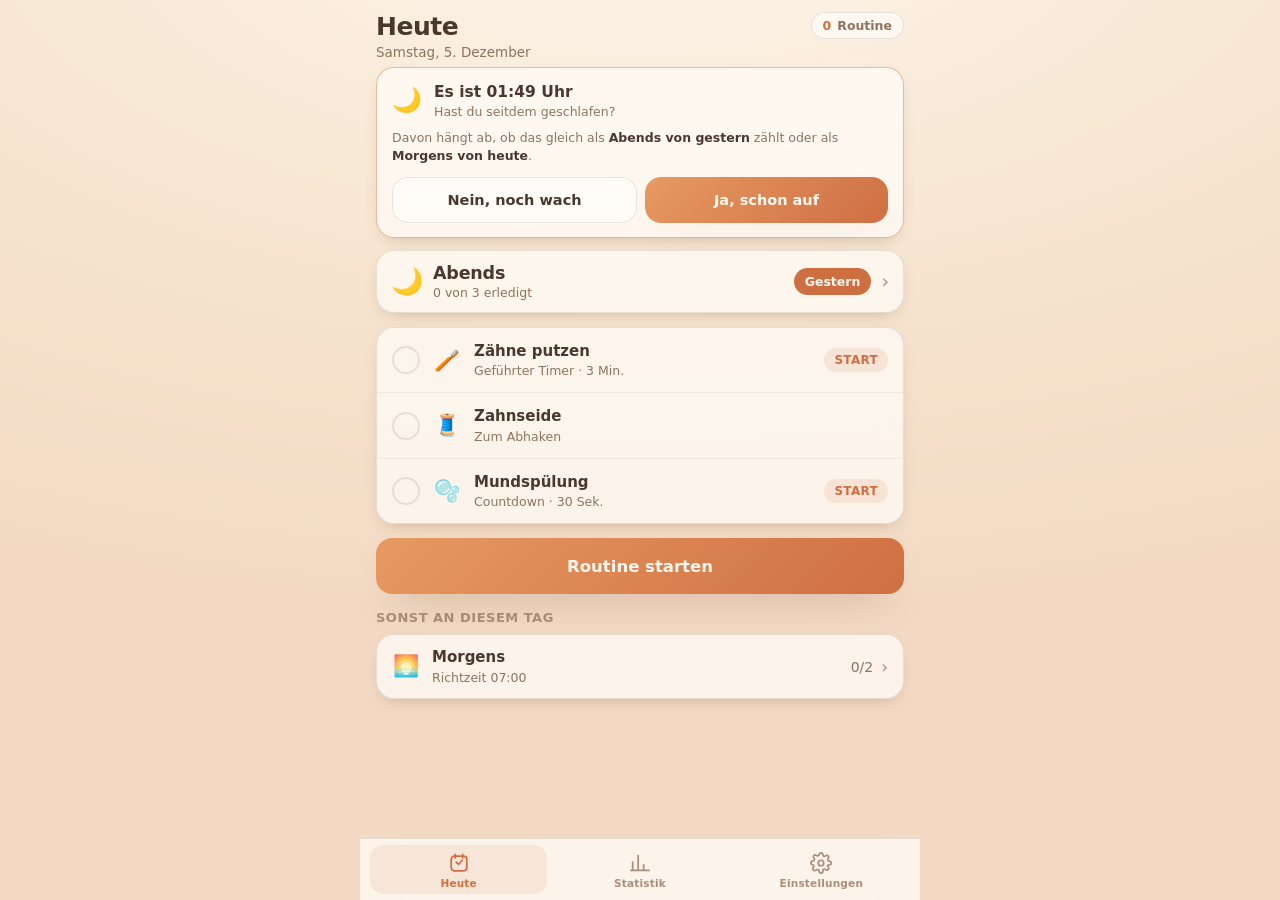
<file: index.html>
<!DOCTYPE html>
<html lang="de">
<head>
<meta charset="utf-8">
<meta name="viewport" content="width=device-width, initial-scale=1, viewport-fit=cover, maximum-scale=1, user-scalable=no">
<meta name="apple-mobile-web-app-capable" content="yes">
<meta name="mobile-web-app-capable" content="yes">
<meta name="apple-mobile-web-app-title" content="Zahnzeit">
<meta name="apple-mobile-web-app-status-bar-style" content="default">
<meta name="theme-color" content="#F7E9D8" media="(prefers-color-scheme: light)">
<meta name="theme-color" content="#231A15" media="(prefers-color-scheme: dark)">
<link rel="icon" href="data:image/svg+xml,<svg xmlns='http://www.w3.org/2000/svg' viewBox='0 0 100 100'><text y='.9em' font-size='90'>🪥</text></svg>">
<link rel="apple-touch-icon" href="icon-180.png">
<link rel="manifest" href="manifest.json">
<link rel="stylesheet" href="css/app.css">
<title>Zahnzeit</title>
</head>
<body>

<div class="app">
  <div class="pages">
    <section class="page on" id="pg-today"  aria-label="Heute"></section>
    <section class="page"    id="pg-stats"  aria-label="Statistik"></section>
    <section class="page"    id="pg-set"    aria-label="Einstellungen"></section>
  </div>

  <nav class="tabs" id="tabs">
    <button class="tab on" data-page="today" aria-label="Heute">
      <svg viewBox="0 0 24 24"><path d="M9 11l2.5 2.5L15.5 9"/><rect x="3.5" y="4.5" width="17" height="16" rx="3.5"/><path d="M8 2.5v4M16 2.5v4"/></svg>
      Heute
    </button>
    <button class="tab" data-page="stats" aria-label="Statistik">
      <svg viewBox="0 0 24 24"><path d="M4 20V11M10 20V4M16 20v-6M22 20H2"/></svg>
      Statistik
    </button>
    <button class="tab" data-page="set" aria-label="Einstellungen">
      <svg viewBox="0 0 24 24"><circle cx="12" cy="12" r="3"/><path d="M19.4 14.5a1.7 1.7 0 00.34 1.87l.06.06a2 2 0 11-2.83 2.83l-.06-.06a1.7 1.7 0 00-1.87-.34 1.7 1.7 0 00-1.03 1.56V21a2 2 0 11-4 0v-.1A1.7 1.7 0 008.4 19.3a1.7 1.7 0 00-1.87.34l-.06.06a2 2 0 11-2.83-2.83l.06-.06a1.7 1.7 0 00.34-1.87 1.7 1.7 0 00-1.56-1.03H3a2 2 0 110-4h.1A1.7 1.7 0 004.7 8.4a1.7 1.7 0 00-.34-1.87l-.06-.06a2 2 0 112.83-2.83l.06.06a1.7 1.7 0 001.87.34H9a1.7 1.7 0 001.03-1.56V3a2 2 0 114 0v.1a1.7 1.7 0 001.03 1.56 1.7 1.7 0 001.87-.34l.06-.06a2 2 0 112.83 2.83l-.06.06a1.7 1.7 0 00-.34 1.87V9a1.7 1.7 0 001.56 1.03H21a2 2 0 110 4h-.1a1.7 1.7 0 00-1.5 1.03z"/></svg>
      Einstellungen
    </button>
  </nav>
</div>

<!-- ===================== Der Routine-Ablauf =====================
     Eine einzige Vollbild-Ansicht mit vier Bühnen. Sie bleibt offen,
     bis alle Schritte des Blocks durch sind. -->
<div class="runview" id="run">

  <div class="tv-head">
    <button class="icon-btn" id="runClose" aria-label="Ablauf verlassen">✕</button>
    <div class="who" id="runWho"></div>
    <button class="icon-btn" id="runSound" aria-label="Ton an/aus">🔔</button>
  </div>

  <!-- Schrittkette: zeigt, wo man im Ablauf steht, und ist antippbar -->
  <div class="runbar" id="runBar"></div>

  <!-- Bühne 1: geführtes Putzen mit Kiefermodell -->
  <div class="rstage" id="rsKai">
    <div class="timer">
      <div class="time" id="time">3:00</div>
      <div class="phase">
        <span class="num" id="phaseNum">1/6</span>
        <span id="phaseName">Kauflächen</span>
        <span class="sub" id="phaseSub">· oben</span>
      </div>
    </div>
    <div class="segs" id="segs"></div>
    <div class="stage">
      <canvas id="scene"></canvas>
      <div class="loading" id="loading">Modell lädt …</div>
      <div class="fallback" id="fallback">
        3D lässt sich hier nicht darstellen.<br><a href="zahn-2d.html">Zur 2D-Ansicht</a>
      </div>
    </div>
    <div class="hint" id="hint"></div>
  </div>

  <!-- Bühne 2: einfacher Countdown -->
  <div class="rstage" id="rsTimer">
    <div class="mini">
      <div class="glyph" id="mvGlyph">🫧</div>
      <div class="ringbig">
        <svg viewBox="0 0 100 100">
          <circle class="track" cx="50" cy="50" r="43"/>
          <circle class="bar" id="mvBar" cx="50" cy="50" r="43"
                  stroke-dasharray="270.2 270.2"/>
        </svg>
        <div class="mid" id="mvNum">30</div>
      </div>
      <div class="steptitle" id="mvName"></div>
      <div class="hint" id="mvHint"></div>
    </div>
  </div>

  <!-- Bühne 3: nur abhaken -->
  <div class="rstage" id="rsCheck">
    <div class="mini">
      <div class="glyph big" id="ckGlyph">🧵</div>
      <div class="steptitle" id="ckName"></div>
      <div class="hint" id="ckHint"></div>
    </div>
  </div>

  <!-- Bühne 4: geschafft -->
  <div class="rstage" id="rsDone">
    <div class="mini">
      <div class="glyph big" id="dnGlyph">🎉</div>
      <div class="donetitle" id="dnTitle">Durch!</div>
      <div class="hint" id="dnText"></div>
    </div>
  </div>

  <canvas class="confetti" id="confetti"></canvas>

  <div class="controls">
    <button class="btn" id="runAux" aria-label="Zurücksetzen">↺</button>
    <button class="btn btn-primary" id="runMain">Starten</button>
    <button class="btn" id="runSkip" aria-label="Weiter">↦</button>
  </div>
</div>

<div class="sheet" id="sheet">
  <div class="scrim" data-close></div>
  <div class="panel" id="sheetPanel"></div>
</div>

<div class="toast" id="toast"></div>

<script type="module" src="js/app.js"></script>
<script>
/* Sicherheitsnetz: per Doppelklick (file://) blockiert der Browser ES-Module */
setTimeout(() => {
  if (window.__zz) return;
  document.querySelector('.app').innerHTML =
    '<div style="padding:40px 22px;text-align:center;font-size:14.5px;line-height:1.6">' +
    '<div style="font-size:40px;margin-bottom:12px">🪥</div>' +
    'Zahnzeit konnte nicht starten.<br>Bitte über einen Webserver öffnen ' +
    '(GitHub&nbsp;Pages oder <code>python3&nbsp;-m&nbsp;http.server</code>) – ' +
    'beim Doppelklick blockiert der Browser ES-Module.<br><br>' +
    '<a href="zahn-2d.html" style="color:#CE6F42">Zur einfachen 2D-Ansicht</a></div>';
}, 2500);
</script>
</body>
</html>
</file>
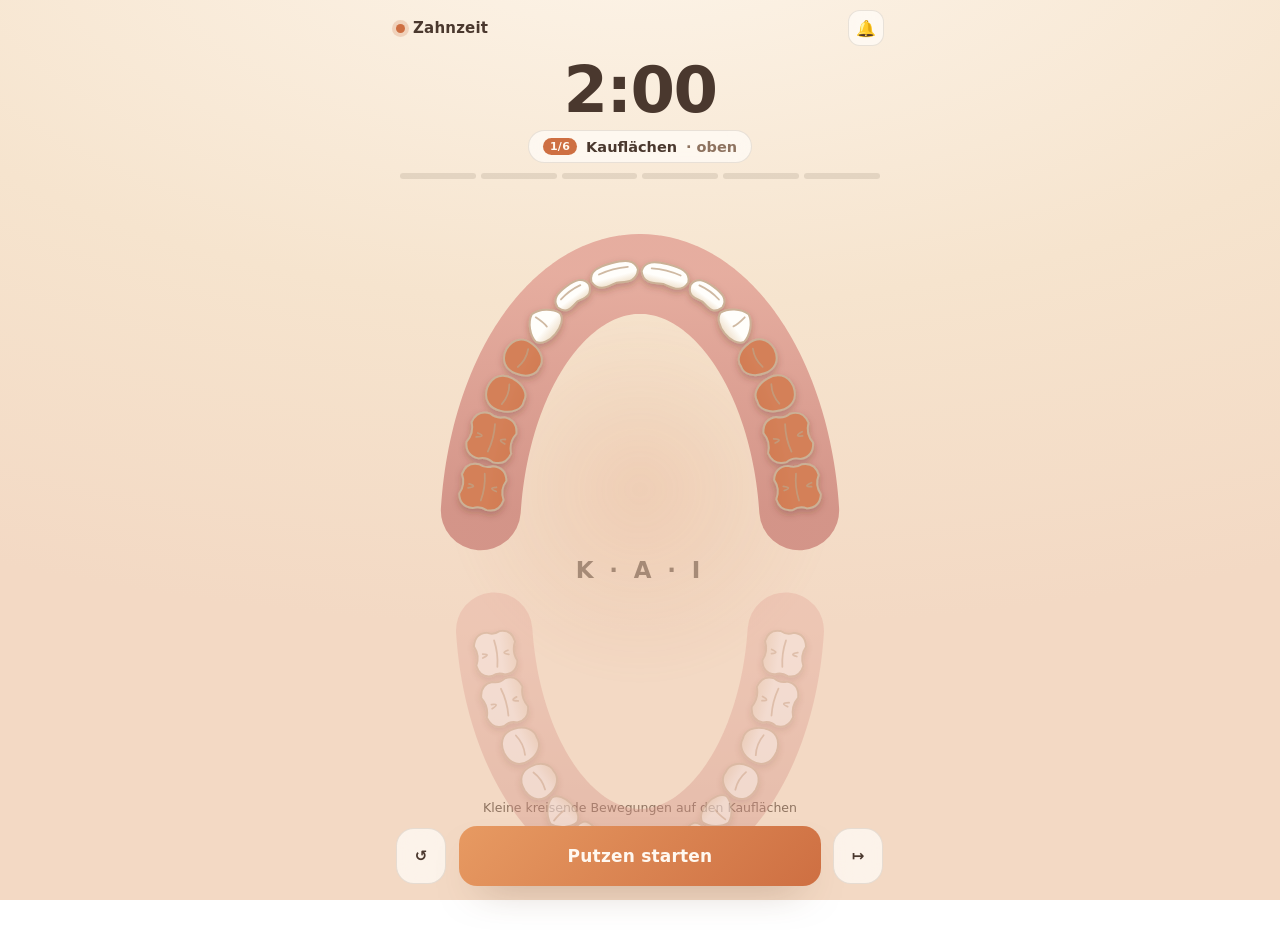
<file: zahn-2d.html>
<!DOCTYPE html>
<html lang="de">
<head>
<meta charset="utf-8">
<meta name="viewport" content="width=device-width, initial-scale=1, viewport-fit=cover, maximum-scale=1, user-scalable=no">
<meta name="apple-mobile-web-app-capable" content="yes">
<meta name="mobile-web-app-capable" content="yes">
<meta name="apple-mobile-web-app-title" content="Zahnzeit">
<meta name="apple-mobile-web-app-status-bar-style" content="default">
<meta name="theme-color" content="#F7E9D8" media="(prefers-color-scheme: light)">
<meta name="theme-color" content="#231A15" media="(prefers-color-scheme: dark)">
<link rel="icon" href="data:image/svg+xml,<svg xmlns='http://www.w3.org/2000/svg' viewBox='0 0 100 100'><text y='.9em' font-size='90'>🪥</text></svg>">
<title>Zahnzeit</title>
<style>
  :root{
    --bg-1:#FDF5EA; --bg-2:#F6E4CE; --bg-3:#F3D9C4;
    --surface:rgba(255,253,248,.72);
    --ink:#4A382E;
    --ink-soft:#8E7360;
    --line:rgba(74,56,46,.12);
    --accent:#CE6F42;
    --accent-2:#E79A62;
    --accent-ink:#FFF8F0;
    --tooth-a:#FFFEFB;
    --tooth-b:#F0E1CC;
    --tooth-edge:#CBB196;
    --groove:#BFA184;
    --gum-a:#E4A79A;
    --gum-b:#D08D82;
    --shadow:0 18px 40px -22px rgba(101,63,38,.55);
  }
  @media (prefers-color-scheme: dark){
    :root:not([data-theme="light"]){
      --bg-1:#2A1E18; --bg-2:#20160F; --bg-3:#180F0B;
      --surface:rgba(62,45,36,.6);
      --ink:#F6E8D9;
      --ink-soft:#BBA18B;
      --line:rgba(246,232,217,.14);
      --accent:#E8946A;
      --accent-2:#F0B084;
      --accent-ink:#2A1A11;
      --tooth-a:#FBF5EC;
      --tooth-b:#D9C5AC;
      --tooth-edge:#A38A6F;
      --groove:#9A7F66;
      --gum-a:#A0625A;
      --gum-b:#834E48;
      --shadow:0 18px 44px -24px rgba(0,0,0,.8);
    }
  }
  :root[data-theme="dark"]{
      --bg-1:#2A1E18; --bg-2:#20160F; --bg-3:#180F0B;
      --surface:rgba(62,45,36,.6);
      --ink:#F6E8D9; --ink-soft:#BBA18B; --line:rgba(246,232,217,.14);
      --accent:#E8946A; --accent-2:#F0B084; --accent-ink:#2A1A11;
      --tooth-a:#FBF5EC; --tooth-b:#D9C5AC; --tooth-edge:#A38A6F; --groove:#9A7F66;
      --gum-a:#A0625A; --gum-b:#834E48;
      --shadow:0 18px 44px -24px rgba(0,0,0,.8);
  }

  *{box-sizing:border-box;-webkit-tap-highlight-color:transparent}
  html,body{height:100%}
  body{
    margin:0;
    font-family:ui-rounded,"SF Pro Rounded",-apple-system,BlinkMacSystemFont,"Segoe UI",Avenir,system-ui,sans-serif;
    color:var(--ink);
    background:radial-gradient(120% 80% at 50% -10%, var(--bg-1) 0%, var(--bg-2) 55%, var(--bg-3) 100%) fixed;
    -webkit-font-smoothing:antialiased;
    overflow:hidden; touch-action:manipulation;
    user-select:none; -webkit-user-select:none;
  }
  .app{
    height:100dvh; max-width:520px; margin:0 auto;
    padding:calc(env(safe-area-inset-top) + 10px) 16px calc(env(safe-area-inset-bottom) + 14px);
    display:flex; flex-direction:column; gap:10px;
  }

  header{display:flex;align-items:center;justify-content:space-between;min-height:34px}
  .brand{display:flex;align-items:center;gap:8px;font-size:15px;font-weight:650;letter-spacing:.2px}
  .brand .dot{width:9px;height:9px;border-radius:50%;background:var(--accent);box-shadow:0 0 0 4px color-mix(in srgb, var(--accent) 22%, transparent)}
  .icon-btn{
    border:1px solid var(--line); background:var(--surface); color:var(--ink-soft);
    width:36px;height:36px;border-radius:12px;display:grid;place-items:center;
    font-size:16px;cursor:pointer;backdrop-filter:blur(8px);
  }
  .icon-btn:active{transform:scale(.94)}

  .timer{text-align:center;padding-top:2px}
  .time{font-size:clamp(46px,15vw,64px);font-weight:700;line-height:1;letter-spacing:-1.5px;
        font-variant-numeric:tabular-nums}
  .time.done{color:var(--accent)}
  .phase{
    margin-top:8px; display:inline-flex; align-items:center; gap:9px;
    padding:7px 14px; border-radius:999px; background:var(--surface); border:1px solid var(--line);
    backdrop-filter:blur(10px); font-size:14.5px; font-weight:600;
  }
  .phase .num{font-size:11px;font-weight:700;color:var(--accent-ink);background:var(--accent);
              border-radius:999px;padding:2px 7px;letter-spacing:.3px}
  .phase .sub{color:var(--ink-soft);font-weight:550}

  .segs{display:flex;gap:5px;padding:0 4px}
  .seg{flex:1;height:6px;border-radius:999px;background:var(--line);overflow:hidden}
  .seg > i{display:block;height:100%;width:0;border-radius:999px;
           background:linear-gradient(90deg,var(--accent-2),var(--accent));transition:width .12s linear}

  .stage{flex:1;min-height:0;display:grid;place-items:center;position:relative}
  .stage::before{
    content:"";position:absolute;width:82%;aspect-ratio:1;border-radius:50%;
    background:radial-gradient(circle, color-mix(in srgb, var(--accent) 14%, transparent) 0%, transparent 68%);
    filter:blur(8px);animation:breathe 6s ease-in-out infinite;
  }
  @keyframes breathe{0%,100%{transform:scale(1);opacity:.65}50%{transform:scale(1.06);opacity:.95}}
  svg#mouth{width:100%;height:100%;position:relative;display:block;overflow:visible}

  .arch,#gumUpper,#gumLower{transition:opacity .45s ease}
  .dim{opacity:.42}
  .gum{fill:none;stroke:url(#gumGrad);stroke-linecap:round;stroke-linejoin:round;opacity:.9}
  .tooth-fill{fill:url(#toothGrad)}
  .tooth-line{fill:none;stroke:var(--tooth-edge);stroke-width:.55;stroke-linejoin:round}
  .groove{fill:none;stroke:var(--groove);stroke-width:.5;stroke-linecap:round;opacity:.75}
  .face{fill:var(--accent);opacity:0;transition:opacity .3s ease}
  .halo{fill:none;stroke:var(--accent);stroke-linecap:round;opacity:0;transition:opacity .35s ease}
  .halo.on{opacity:.34;animation:haloPulse 1.6s ease-in-out infinite}
  @keyframes haloPulse{0%,100%{opacity:.2}50%{opacity:.45}}
  .face.on{opacity:.88;animation:facePulse 1.6s ease-in-out infinite}
  @keyframes facePulse{0%,100%{opacity:.58}50%{opacity:.95}}
  #brush{opacity:0;transition:opacity .35s ease}
  #brush.on{opacity:1}
  .label{fill:var(--ink-soft);font-size:6.5px;font-weight:600;letter-spacing:1.1px;
         text-anchor:middle;opacity:.75;font-family:inherit}

  .controls{display:flex;align-items:center;justify-content:center;gap:12px}
  button{font-family:inherit}
  .btn{
    border:1px solid var(--line);background:var(--surface);color:var(--ink);
    height:56px;padding:0 18px;border-radius:18px;font-size:15px;font-weight:600;
    cursor:pointer;backdrop-filter:blur(10px);display:flex;align-items:center;gap:7px;
    transition:transform .12s ease, opacity .2s ease;
  }
  .btn:active{transform:scale(.96)}
  .btn-primary{
    flex:1;justify-content:center;height:60px;border:none;
    background:linear-gradient(135deg,var(--accent-2),var(--accent));
    color:var(--accent-ink);font-size:17px;font-weight:700;letter-spacing:.2px;box-shadow:var(--shadow);
  }
  .hint{text-align:center;font-size:12.5px;color:var(--ink-soft);min-height:16px}
</style>
</head>
<body>
<div class="app">

  <header>
    <div class="brand"><span class="dot"></span> Zahnzeit</div>
    <button class="icon-btn" id="soundBtn" aria-label="Ton an/aus">🔔</button>
  </header>

  <div class="timer">
    <div class="time" id="time">2:00</div>
    <div class="phase">
      <span class="num" id="phaseNum">1/6</span>
      <span id="phaseName">Kauflächen</span>
      <span class="sub" id="phaseSub">· oben</span>
    </div>
  </div>

  <div class="segs" id="segs"></div>

  <div class="stage">
    <svg id="mouth" viewBox="-70 -90 140 200" aria-hidden="true">
      <defs>
        <linearGradient id="toothGrad" x1="0" y1="0" x2="0" y2="1">
          <stop offset="0%"   stop-color="var(--tooth-a)"/>
          <stop offset="62%"  stop-color="var(--tooth-a)"/>
          <stop offset="100%" stop-color="var(--tooth-b)"/>
        </linearGradient>
        <linearGradient id="gumGrad" x1="0" y1="0" x2="0" y2="1">
          <stop offset="0%"   stop-color="var(--gum-a)"/>
          <stop offset="100%" stop-color="var(--gum-b)"/>
        </linearGradient>
        <filter id="soft" x="-80%" y="-80%" width="260%" height="260%">
          <feGaussianBlur stdDeviation="2.4"/>
        </filter>
        <filter id="lift" x="-30%" y="-30%" width="160%" height="160%">
          <feDropShadow dx="0" dy="0.9" stdDeviation="1.1" flood-color="#5A3320" flood-opacity=".28"/>
        </filter>
      </defs>

      <g id="world">
        <g id="gumUpper"></g>
        <g id="gumLower"></g>
        <g id="archUpper" class="arch"></g>
        <g id="archLower" class="arch"></g>
        <text class="label" id="gapLabel" x="0" y="0">K · A · I</text>
      </g>

      <g id="brush">
        <rect x="-11" y="-5" width="22" height="10" rx="5" fill="var(--accent-2)" opacity=".5" filter="url(#soft)"/>
        <rect x="-9" y="-3.2" width="18" height="6.4" rx="3.2" fill="var(--accent-2)" opacity=".8"/>
      </g>
    </svg>
  </div>

  <div class="hint" id="hint">20 Sekunden pro Fläche · 2 Minuten gesamt</div>

  <div class="controls">
    <button class="btn" id="resetBtn" aria-label="Zurücksetzen">↺</button>
    <button class="btn btn-primary" id="mainBtn">Putzen starten</button>
    <button class="btn" id="skipBtn" aria-label="Nächste Fläche">↦</button>
  </div>

</div>

<script>
(() => {
  "use strict";

  /* ======================= Ablauf: KAI, je oben & unten ======================= */
  const PHASE_SEC = 20;
  const PHASES = [
    { s:'kau',    a:'upper' }, { s:'kau',    a:'lower' },
    { s:'aussen', a:'upper' }, { s:'aussen', a:'lower' },
    { s:'innen',  a:'upper' }, { s:'innen',  a:'lower' },
  ];
  const S_NAME = { kau:'Kauflächen', aussen:'Außenflächen', innen:'Innenflächen' };
  const A_NAME = { upper:'oben', lower:'unten' };
  const TIPS = {
    kau:    'Kleine kreisende Bewegungen auf den Kauflächen',
    aussen: 'Außen kreisen – vom Zahnfleisch zum Zahn',
    innen:  'Innen sanft auswischen, Rot nach Weiß'
  };
  const TOTAL_MS = PHASES.length * PHASE_SEC * 1000;

  /* ======================= Zahnformen =======================
     Lokales System je Zahn:  x = mesial/distal (seitlich),
                              -y = außen (bukkal/labial), +y = innen (lingual)   */
  const n = v => (Math.round(v*100)/100);
  const P = (x,y) => n(x)+','+n(y);

  function toothPath(kind, w, h){
    const W = w/2, H = h/2;
    switch(kind){
      /* Schneidezahn: flache Schneide außen, leicht konkav (Cingulum) innen */
      case 'incisor':
        return 'M'+P(-W,-H*0.05)
             + 'C'+P(-W*0.99,-H*0.85)+' '+P(-W*0.55,-H)+' '+P(0,-H)
             + 'C'+P(W*0.55,-H)+' '+P(W*0.99,-H*0.85)+' '+P(W,-H*0.05)
             + 'C'+P(W*0.8,H*0.95)+' '+P(W*0.3,H*0.55)+' '+P(0,H*0.5)
             + 'C'+P(-W*0.3,H*0.55)+' '+P(-W*0.8,H*0.95)+' '+P(-W,-H*0.05)+'Z';
      /* Eckzahn: Spitze nach außen, kräftiger Körper */
      case 'canine':
        return 'M'+P(-W,H*0.18)
             + 'C'+P(-W*0.95,-H*0.3)+' '+P(-W*0.5,-H*0.88)+' '+P(0,-H)
             + 'C'+P(W*0.5,-H*0.88)+' '+P(W*0.95,-H*0.3)+' '+P(W,H*0.18)
             + 'C'+P(W*0.82,H*0.92)+' '+P(-W*0.82,H*0.92)+' '+P(-W,H*0.18)+'Z';
      /* Prämolar: ovaler Körper, zwei Höcker */
      case 'premolar':
        return 'M'+P(0,-H)
             + 'C'+P(W*0.72,-H*0.97)+' '+P(W*0.99,-H*0.5)+' '+P(W*0.9,H*0.02)
             + 'C'+P(W*0.82,H*0.6)+' '+P(W*0.42,H*0.97)+' '+P(0,H*0.9)
             + 'C'+P(-W*0.42,H*0.97)+' '+P(-W*0.82,H*0.6)+' '+P(-W*0.9,H*0.02)
             + 'C'+P(-W*0.99,-H*0.5)+' '+P(-W*0.72,-H*0.97)+' '+P(0,-H)+'Z';
      /* Molar: rechteckiger Körper mit vier Höckerbäuchen */
      default:
        return 'M'+P(-W*0.42,-H*0.96)
             + 'Q'+P(0,-H*0.74)+' '+P(W*0.42,-H*0.96)
             + 'Q'+P(W*0.98,-H*0.86)+' '+P(W*0.95,-H*0.3)
             + 'Q'+P(W*0.8,0)+' '+P(W*0.95,H*0.3)
             + 'Q'+P(W*0.98,H*0.86)+' '+P(W*0.42,H*0.96)
             + 'Q'+P(0,H*0.74)+' '+P(-W*0.42,H*0.96)
             + 'Q'+P(-W*0.98,H*0.86)+' '+P(-W*0.95,H*0.3)
             + 'Q'+P(-W*0.8,0)+' '+P(-W*0.95,-H*0.3)
             + 'Q'+P(-W*0.98,-H*0.86)+' '+P(-W*0.42,-H*0.96)+'Z';
    }
  }

  function groovePath(kind, w, h){
    const W = w/2, H = h/2;
    if (kind === 'molar')
      return 'M'+P(-W*0.58,0)+'Q'+P(0,H*0.12)+' '+P(W*0.58,0)
           + 'M'+P(-W*0.12,-H*0.62)+'Q'+P(0,-H*0.2)+' '+P(W*0.05,-H*0.6)
           + 'M'+P(-W*0.1,H*0.6)+'Q'+P(0,H*0.2)+' '+P(W*0.08,H*0.58);
    if (kind === 'premolar')
      return 'M'+P(-W*0.55,-H*0.05)+'Q'+P(0,H*0.14)+' '+P(W*0.55,-H*0.05);
    if (kind === 'canine')
      return 'M'+P(0,-H*0.72)+'Q'+P(W*0.06,-H*0.2)+' '+P(0,H*0.1);
    return 'M'+P(-W*0.62,-H*0.42)+'Q'+P(0,-H*0.62)+' '+P(W*0.62,-H*0.42);
  }

  /* ======================= Bogen-Geometrie ======================= */
  const KIND = ['incisor','incisor','canine','premolar','premolar','molar','molar'];
  const DIMS = {
    upper:{ w:[13.6,11.0,10.6,10.6,10.8,13.8,13.2], h:[7.6,7.0,10.0,11.2,11.6,13.6,13.2] },
    lower:{ w:[ 8.6, 9.4,10.0,10.6,11.0,13.6,13.0], h:[6.6,6.8, 9.4,10.4,10.8,12.6,12.2] }
  };
  const BASE  = { rx:100, ry:165 };
  const SPAN  = { upper:[186,354], lower:[174,6] };
  const T_GAP = 0.65;     // Zahnzwischenraum
  const Y_GAP = 34;       // Abstand Ober-/Unterkiefer
  const NT = 14;

  let seed = 20260919;
  const rnd = () => { seed = (seed*1103515245 + 12345) & 0x7fffffff; return seed/0x7fffffff; };

  function arcTable(rx, ry, a0deg, a1deg){
    const steps = 1400, A0 = a0deg*Math.PI/180, A1 = a1deg*Math.PI/180, t = [{th:A0, s:0}];
    let px = rx*Math.cos(A0), py = ry*Math.sin(A0), s = 0;
    for (let i=1;i<=steps;i++){
      const th = A0 + (A1-A0)*i/steps, x = rx*Math.cos(th), y = ry*Math.sin(th);
      s += Math.hypot(x-px, y-py); px = x; py = y; t.push({th, s});
    }
    return t;
  }
  function thetaAt(t, s){
    s = Math.max(0, Math.min(t[t.length-1].s, s));
    let lo = 0, hi = t.length-1;
    while (hi - lo > 1){ const m = (lo+hi) >> 1; if (t[m].s <= s) lo = m; else hi = m; }
    const a = t[lo], b = t[hi], k = (b.s - a.s) ? (s - a.s)/(b.s - a.s) : 0;
    return a.th + (b.th - a.th)*k;
  }

  const ARCH = {};
  function layout(name){
    const D = DIMS[name], [a0,a1] = SPAN[name];
    const ws = [], hs = [], kinds = [];
    for (let i=0;i<NT;i++){
      const k = Math.round(Math.abs(i-(NT-1)/2) - 0.5);
      ws.push(D.w[k]); hs.push(D.h[k]); kinds.push(KIND[k]);
    }
    const need = ws.reduce((a,b)=>a+b,0) + T_GAP*(NT-1);
    const base = arcTable(BASE.rx, BASE.ry, a0, a1);
    const f  = need / base[base.length-1].s;
    const rx = BASE.rx*f, ry = BASE.ry*f;
    const tbl = arcTable(rx, ry, a0, a1);
    const A = { rx, ry, cx:0, cy:0, a0, a1, tbl, len:tbl[tbl.length-1].s, ws, hs, kinds };
    ARCH[name] = A;
    return A;
  }
  const AU = layout('upper'), AL = layout('lower');
  /* Kiefer vertikal so setzen, dass zwischen den Bogenenden Y_GAP bleibt */
  const endU = Math.sin(SPAN.upper[0]*Math.PI/180);   // negativ
  const endL = Math.sin(SPAN.lower[0]*Math.PI/180);   // positiv
  AU.cy = 0;
  AL.cy = AU.cy + endU*AU.ry + Y_GAP - endL*AL.ry;

  function atArc(A, u, offset){
    const th = thetaAt(A.tbl, u*A.len);
    let dx = Math.cos(th)/A.rx, dy = Math.sin(th)/A.ry;
    const L = Math.hypot(dx,dy); dx/=L; dy/=L;
    return { x: A.cx + A.rx*Math.cos(th) + dx*offset,
             y: A.cy + A.ry*Math.sin(th) + dy*offset,
             rot: Math.atan2(dy,dx)*180/Math.PI + 90 };
  }

  /* ======================= Rendering ======================= */
  let clipId = 0;
  function renderArch(name){
    const A = ARCH[name];
    let out = '', s = 0;
    for (let i=0;i<NT;i++){
      const w = A.ws[i], h = A.hs[i], kind = A.kinds[i];
      const p = atArc(A, (s + w/2)/A.len, (rnd()-0.5)*0.7);
      s += w + T_GAP;
      const rot = p.rot + (rnd()-0.5)*4.5;
      const d   = toothPath(kind, w, h);
      const id  = 'tc' + (++clipId);
      const H   = h/2, back = (kind === 'molar' || kind === 'premolar');

      out += '<g transform="translate('+n(p.x)+','+n(p.y)+') rotate('+n(rot)+')">'
           +  '<clipPath id="'+id+'"><path d="'+d+'"/></clipPath>'
           +  '<path class="tooth-fill" d="'+d+'"/>'
           +  (back ? '<path class="face f-kau" d="'+d+'"/>' : '')
           +  '<g clip-path="url(#'+id+')">'
           +    '<rect class="face f-aussen" x="'+n(-w)+'" y="'+n(-H-1)+'" width="'+n(2*w)+'" height="'+n(H*0.64+1)+'"/>'
           +    '<rect class="face f-innen"  x="'+n(-w)+'" y="'+n(H*0.36)+'" width="'+n(2*w)+'" height="'+n(H*0.64+1)+'"/>'
           +  '</g>'
           +  '<path class="groove" d="'+groovePath(kind,w,h)+'"/>'
           +  '<path class="tooth-line" d="'+d+'"/>'
           + '</g>';
    }
    return out;
  }

  function archPath(A, offset){
    const pts = [];
    for (let i=0;i<=90;i++){
      const q = atArc(A, i/90, offset);
      pts.push((i ? 'L' : 'M') + P(q.x, q.y));
    }
    return pts.join('');
  }
  function renderGum(name){
    const A = ARCH[name], hMax = Math.max(...A.hs), off = hMax/2 + 3.4;
    return '<path class="gum" stroke-width="'+n(hMax+9)+'" d="'+archPath(A,0)+'"/>'
         + '<path class="halo f-aussen" stroke-width="5.5" d="'+archPath(A, off)+'"/>'
         + '<path class="halo f-innen"  stroke-width="5.5" d="'+archPath(A,-off)+'"/>';
  }

  const $ = s => document.querySelector(s);
  const elUpper = $('#archUpper'), elLower = $('#archLower'), brush = $('#brush');
  const gumUpper = $('#gumUpper'), gumLower = $('#gumLower');
  gumUpper.innerHTML = renderGum('upper');
  gumLower.innerHTML = renderGum('lower');
  elUpper.innerHTML = renderArch('upper');
  elLower.innerHTML = renderArch('lower');
  elUpper.setAttribute('filter','url(#lift)');
  elLower.setAttribute('filter','url(#lift)');

  /* Mittiges Label zwischen die Kiefer + Bildausschnitt aus dem Inhalt ableiten */
  $('#gapLabel').setAttribute('y', n(AU.cy + endU*AU.ry + Y_GAP/2 + 2));
  (() => {
    const bb = $('#world').getBBox();
    const pad = Math.max(...AU.hs)/2 + 7;
    $('#mouth').setAttribute('viewBox',
      [n(bb.x-pad), n(bb.y-pad), n(bb.width+2*pad), n(bb.height+2*pad)].join(' '));
  })();

  /* Fortschrittsbalken */
  const segs = [];
  PHASES.forEach(() => {
    const d = document.createElement('div'); d.className = 'seg';
    const i = document.createElement('i'); d.appendChild(i);
    $('#segs').appendChild(d); segs.push(i);
  });

  /* ======================= Zustand ======================= */
  let elapsed = 0, running = false, startWall = 0, lastPhase = -1, wakeLock = null;
  let sound = localStorage.getItem('zz-sound') !== 'off';
  $('#soundBtn').textContent = sound ? '🔔' : '🔕';

  /* ======================= Ton ======================= */
  let actx = null;
  function beep(freq, when=0, dur=0.16, gain=0.16){
    if (!sound || !actx) return;
    const t = actx.currentTime + when;
    const o = actx.createOscillator(), g = actx.createGain();
    o.type = 'sine'; o.frequency.value = freq;
    g.gain.setValueAtTime(0.0001, t);
    g.gain.exponentialRampToValueAtTime(gain, t + 0.02);
    g.gain.exponentialRampToValueAtTime(0.0001, t + dur);
    o.connect(g).connect(actx.destination);
    o.start(t); o.stop(t + dur + 0.05);
  }
  function initAudio(){
    if (!actx){ const C = window.AudioContext || window.webkitAudioContext; if (C) actx = new C(); }
    if (actx && actx.state === 'suspended') actx.resume();
  }
  const cueSwitch = () => { beep(660,0); beep(880,0.13); };
  const cueDone   = () => { beep(660,0); beep(880,0.16); beep(1175,0.32,0.45,0.2); };

  /* ======================= Bildschirm wach halten ======================= */
  async function lockScreen(){
    try { if ('wakeLock' in navigator && !wakeLock) wakeLock = await navigator.wakeLock.request('screen'); } catch(e){}
  }
  function unlockScreen(){ try { wakeLock && wakeLock.release(); } catch(e){} wakeLock = null; }
  document.addEventListener('visibilitychange', () => {
    if (document.visibilityState === 'visible' && running) lockScreen();
  });

  /* ======================= Darstellung ======================= */
  const fmt = ms => {
    const s = Math.max(0, Math.ceil(ms/1000));
    return Math.floor(s/60) + ':' + String(s%60).padStart(2,'0');
  };

  function applyPhase(idx){
    const done = idx >= PHASES.length;
    const p = PHASES[Math.min(idx, PHASES.length-1)];
    document.querySelectorAll('.on').forEach(e => e.classList.remove('on'));
    [elUpper, elLower, gumUpper, gumLower].forEach(e => e.classList.remove('dim'));

    if (done){
      document.querySelectorAll('.face.f-aussen').forEach(e => e.classList.add('on'));
      brush.classList.remove('on');
      $('#phaseNum').textContent = '✓';
      $('#phaseName').textContent = 'Fertig';
      $('#phaseSub').textContent = '· alle Flächen geputzt';
      $('#hint').textContent = 'Stark – zum Abschluss ausspucken, nicht nachspülen.';
      $('#gapLabel').textContent = 'SAUBER';
      return;
    }
    const up = p.a === 'upper';
    (up ? [elLower, gumLower] : [elUpper, gumUpper]).forEach(e => e.classList.add('dim'));
    (up ? [elUpper, gumUpper] : [elLower, gumLower])
      .forEach(g => g.querySelectorAll('.f-' + p.s).forEach(e => e.classList.add('on')));

    $('#phaseNum').textContent = (idx+1) + '/' + PHASES.length;
    $('#phaseName').textContent = S_NAME[p.s];
    $('#phaseSub').textContent = '· ' + A_NAME[p.a];
    $('#hint').textContent = TIPS[p.s];
    $('#gapLabel').textContent = 'K · A · I';
  }

  function moveBrush(idx, prog){
    if (idx >= PHASES.length) return;
    const p = PHASES[idx], A = ARCH[p.a], hMax = Math.max(...A.hs);
    let u, offset;
    if (p.s === 'kau'){
      offset = 0;
      const half = prog < 0.5 ? prog*2 : (prog-0.5)*2;
      const tri  = half < 0.5 ? half*2 : 2 - half*2;
      u = (prog < 0.5) ? 0.02 + 0.26*tri : 0.72 + 0.26*tri;   // erst links hinten, dann rechts
    } else {
      offset = (p.s === 'aussen' ? 1 : -1) * (hMax/2 + 3.4);
      u = prog < 0.5 ? prog*2 : 2 - prog*2;
    }
    const q = atArc(A, u, offset);
    brush.setAttribute('transform','translate('+n(q.x)+','+n(q.y)+') rotate('+n(q.rot)+')');
    brush.classList.toggle('on', running);
  }

  function render(){
    if (running) elapsed = Math.min(TOTAL_MS, Date.now() - startWall);
    const idx  = Math.min(PHASES.length, Math.floor(elapsed / (PHASE_SEC*1000)));
    const prog = (elapsed % (PHASE_SEC*1000)) / (PHASE_SEC*1000);

    $('#time').textContent = fmt(TOTAL_MS - elapsed);
    $('#time').classList.toggle('done', elapsed >= TOTAL_MS);
    segs.forEach((el,i) => { el.style.width = (i < idx ? 100 : i === idx ? prog*100 : 0) + '%'; });

    if (idx !== lastPhase){
      if (running && lastPhase >= 0) (idx >= PHASES.length ? cueDone() : cueSwitch());
      applyPhase(idx); lastPhase = idx;
    }
    moveBrush(idx, prog);
    if (running && elapsed >= TOTAL_MS) pause(true);
    if (running) requestAnimationFrame(render);
  }

  /* ======================= Steuerung ======================= */
  function start(){
    initAudio();
    if (elapsed >= TOTAL_MS) elapsed = 0;
    startWall = Date.now() - elapsed;
    running = true;
    $('#mainBtn').textContent = 'Pause';
    brush.classList.add('on');
    lockScreen();
    requestAnimationFrame(render);
  }
  function pause(finished=false){
    running = false;
    $('#mainBtn').textContent = finished ? 'Nochmal' : 'Weiter';
    brush.classList.remove('on');
    unlockScreen(); render();
  }
  function reset(){
    running = false; elapsed = 0; lastPhase = -1;
    $('#mainBtn').textContent = 'Putzen starten';
    brush.classList.remove('on');
    unlockScreen(); render();
  }
  function skip(){
    const idx = Math.floor(elapsed / (PHASE_SEC*1000));
    elapsed = Math.min(TOTAL_MS, (idx+1) * PHASE_SEC*1000);
    if (running) startWall = Date.now() - elapsed;
    render();
  }

  $('#mainBtn').addEventListener('click', () => running ? pause() : start());
  $('#resetBtn').addEventListener('click', reset);
  $('#skipBtn').addEventListener('click', () => { initAudio(); skip(); });
  $('#soundBtn').addEventListener('click', () => {
    sound = !sound;
    localStorage.setItem('zz-sound', sound ? 'on' : 'off');
    $('#soundBtn').textContent = sound ? '🔔' : '🔕';
    if (sound){ initAudio(); beep(880,0,0.12); }
  });

  reset();
})();
</script>
</body>
</html>
</file>
<file: css/app.css>
/* =====================================================================
   app.css — ein Satz Farbtoken auf :root, für Dunkelmodus neu belegt.
   Der Dunkelmodus folgt dem System, kann aber über [data-theme] auf dem
   <html>-Element fest auf hell oder dunkel gestellt werden.

   Die beiden Diagrammfarben (--c1/--c2) sind nicht frei gewählt: sie sind
   gegen die jeweilige Hintergrundfläche auf Helligkeitsband, Sättigung,
   Farbenblindheits-Abstand und Kontrast geprüft.
   ===================================================================== */

:root{
  --bg-1:#FDF5EA; --bg-2:#F6E4CE; --bg-3:#F3D9C4;
  --surface:rgba(255,253,248,.72);
  --surface-2:rgba(255,253,248,.45);
  --ink:#4A382E; --ink-soft:#8E7360; --ink-dim:#A98F7B;
  --line:rgba(74,56,46,.12); --line-2:rgba(74,56,46,.07);
  --accent:#CE6F42; --accent-2:#E79A62; --accent-ink:#FFF8F0;
  --shadow:0 18px 40px -22px rgba(101,63,38,.55);
  --shadow-s:0 6px 18px -10px rgba(101,63,38,.45);
  --good:#4F8A5B; --warn:#C2892B;
  --c1:#C8622F; --c2:#00897B;              /* geprüftes Diagramm-Paar, hell */
  --grid:rgba(74,56,46,.10);
  --heat-0:rgba(74,56,46,.07);
  --heat-1:#F3DCC6; --heat-2:#E9BB94; --heat-3:#D9915C; --heat-4:#C8622F;
}
@media (prefers-color-scheme: dark){
  :root:not([data-theme="light"]){
    --bg-1:#2A1E18; --bg-2:#20160F; --bg-3:#180F0B;
    --surface:rgba(62,45,36,.6);
    --surface-2:rgba(62,45,36,.34);
    --ink:#F6E8D9; --ink-soft:#BBA18B; --ink-dim:#957D69;
    --line:rgba(246,232,217,.14); --line-2:rgba(246,232,217,.08);
    --accent:#E8946A; --accent-2:#F0B084; --accent-ink:#2A1A11;
    --shadow:0 18px 44px -24px rgba(0,0,0,.8);
    --shadow-s:0 8px 20px -12px rgba(0,0,0,.7);
    --good:#6FB07C; --warn:#DDA94C;
    --c1:#CE6B36; --c2:#00A08D;            /* geprüftes Diagramm-Paar, dunkel */
    --grid:rgba(246,232,217,.10);
    --heat-0:rgba(246,232,217,.07);
    --heat-1:#503528; --heat-2:#7A4A2C; --heat-3:#A55A2E; --heat-4:#CE6B36;
  }
}
:root[data-theme="dark"]{
  --bg-1:#2A1E18; --bg-2:#20160F; --bg-3:#180F0B;
  --surface:rgba(62,45,36,.6); --surface-2:rgba(62,45,36,.34);
  --ink:#F6E8D9; --ink-soft:#BBA18B; --ink-dim:#957D69;
  --line:rgba(246,232,217,.14); --line-2:rgba(246,232,217,.08);
  --accent:#E8946A; --accent-2:#F0B084; --accent-ink:#2A1A11;
  --shadow:0 18px 44px -24px rgba(0,0,0,.8);
  --shadow-s:0 8px 20px -12px rgba(0,0,0,.7);
  --good:#6FB07C; --warn:#DDA94C;
  --c1:#CE6B36; --c2:#00A08D;
  --grid:rgba(246,232,217,.10);
  --heat-0:rgba(246,232,217,.07);
  --heat-1:#503528; --heat-2:#7A4A2C; --heat-3:#A55A2E; --heat-4:#CE6B36;
}

*{box-sizing:border-box;-webkit-tap-highlight-color:transparent}
html,body{height:100%}
body{
  margin:0;
  font-family:ui-rounded,"SF Pro Rounded",-apple-system,BlinkMacSystemFont,"Segoe UI",Avenir,system-ui,sans-serif;
  color:var(--ink);
  background:radial-gradient(120% 80% at 50% -10%, var(--bg-1) 0%, var(--bg-2) 55%, var(--bg-3) 100%) fixed;
  -webkit-font-smoothing:antialiased; overflow:hidden; touch-action:manipulation;
  user-select:none; -webkit-user-select:none;
}
button,input,select,textarea{font-family:inherit;color:inherit}

/* ============================ Gerüst ============================ */
.app{
  height:100dvh; max-width:560px; margin:0 auto;
  display:flex; flex-direction:column; overflow:hidden;
}
.pages{flex:1; min-height:0; position:relative}
.page{
  /* Waagrecht wird nie gescrollt. Ohne das erbt overflow-x den Wert `auto`,
     sobald overflow-y gesetzt ist — ein einziges überstehendes Element (etwa
     eine Hover-Beschriftung) macht die ganze Seite seitlich wischbar, ohne
     dass dort etwas zu sehen wäre. Was wirklich seitlich scrollt, bringt
     seinen eigenen Rahmen mit (.heat). */
  position:absolute; inset:0; overflow-y:auto; overflow-x:hidden;
  overscroll-behavior:contain; -webkit-overflow-scrolling:touch;
  padding:calc(env(safe-area-inset-top) + 12px) 16px 20px;
  opacity:0; pointer-events:none; transform:translateY(6px); visibility:hidden;
  transition:opacity .22s ease, transform .22s ease, visibility 0s linear .22s;
}
.page.on{opacity:1; pointer-events:auto; transform:none; visibility:visible;
         transition:opacity .22s ease, transform .22s ease, visibility 0s}

/* ---------------------------- Tableiste --------------------------- */
.tabs{
  display:flex; gap:4px; padding:6px 10px calc(env(safe-area-inset-bottom) + 6px);
  border-top:1px solid var(--line); background:var(--surface);
  backdrop-filter:blur(18px); -webkit-backdrop-filter:blur(18px); flex:none;
}
.tab{
  flex:1; border:0; background:none; color:var(--ink-dim); cursor:pointer;
  display:flex; flex-direction:column; align-items:center; gap:3px;
  padding:7px 0 5px; border-radius:14px; font-size:10.5px; font-weight:600;
  letter-spacing:.2px; transition:color .18s ease, background .18s ease;
}
.tab svg{width:22px;height:22px;stroke:currentColor;fill:none;
         stroke-width:1.9;stroke-linecap:round;stroke-linejoin:round}
.tab.on{color:var(--accent); background:color-mix(in srgb, var(--accent) 10%, transparent)}
.tab:active{transform:scale(.95)}

/* =========================== Bausteine =========================== */
h1{font-size:25px; font-weight:750; letter-spacing:-.5px; margin:0 0 2px}
h2{font-size:13px; font-weight:700; letter-spacing:.5px; text-transform:uppercase;
   color:var(--ink-dim); margin:22px 0 9px}
h2:first-of-type{margin-top:16px}
p{margin:0}
.sub{font-size:13.5px; color:var(--ink-soft); line-height:1.45}

.card{
  background:var(--surface); border:1px solid var(--line); border-radius:18px;
  backdrop-filter:blur(10px); -webkit-backdrop-filter:blur(10px);
  padding:14px 15px; box-shadow:var(--shadow-s);
}
.card + .card{margin-top:10px}
.rows{background:var(--surface); border:1px solid var(--line); border-radius:18px;
      overflow:hidden; backdrop-filter:blur(10px); box-shadow:var(--shadow-s)}
.row{display:flex; align-items:center; gap:12px; padding:13px 15px; min-height:54px;
     border-top:1px solid var(--line-2); background:none; width:100%; text-align:left;
     border-left:0; border-right:0; border-bottom:0; font-size:15px; cursor:default}
.row:first-child{border-top:0}
button.row, .row.tap{cursor:pointer}
button.row:active, .row.tap:active{background:var(--surface-2)}
/* Zweizeilige Beschriftung — gilt für Listenzeilen wie für Routineschritte */
.lbl{flex:1; min-width:0}
.lbl b{display:block; font-weight:600; font-size:15px; overflow:hidden;
       text-overflow:ellipsis; white-space:nowrap; line-height:1.3}
.lbl small{display:block; color:var(--ink-soft); font-size:12.5px; margin-top:2px;
           overflow:hidden; text-overflow:ellipsis; white-space:nowrap}
.lbl.wrap small{white-space:normal; overflow:visible; line-height:1.4}
.row .val{color:var(--ink-soft); font-size:14px; font-variant-numeric:tabular-nums}
.row .chev{color:var(--ink-dim); font-size:17px; margin-left:-4px}
.emoji{font-size:21px; width:28px; text-align:center; flex:none; line-height:1}

.btn{
  border:1px solid var(--line); background:var(--surface); color:var(--ink);
  height:50px; padding:0 18px; border-radius:16px; font-size:15px; font-weight:600;
  cursor:pointer; backdrop-filter:blur(10px); display:inline-flex; align-items:center;
  justify-content:center; gap:7px; transition:transform .12s ease;
}
.btn:active{transform:scale(.96)}
.btn[disabled]{opacity:.4; pointer-events:none}
.btn-primary{
  border:none; background:linear-gradient(135deg,var(--accent-2),var(--accent));
  color:var(--accent-ink); font-weight:700; box-shadow:var(--shadow);
}
.btn-wide{width:100%; height:56px; font-size:16.5px}
.btn-quiet{background:none; border-color:transparent; color:var(--ink-soft); height:44px}
.btn-danger{color:#C0392B; border-color:color-mix(in srgb,#C0392B 24%,transparent)}
:root[data-theme="dark"] .btn-danger, :root:not([data-theme="light"]) .btn-danger{color:#E8735F}

.icon-btn{border:1px solid var(--line); background:var(--surface); color:var(--ink-soft);
          width:38px; height:38px; border-radius:13px; display:grid; place-items:center;
          font-size:16px; cursor:pointer; backdrop-filter:blur(8px); flex:none}
.icon-btn:active{transform:scale(.94)}

.pill{display:inline-flex; align-items:center; gap:6px; padding:5px 11px; border-radius:999px;
      background:var(--surface); border:1px solid var(--line); font-size:12.5px; font-weight:600}
.topbar{display:flex; align-items:flex-start; justify-content:space-between; gap:12px; margin-bottom:4px}

/* Schalter */
.sw{position:relative; width:50px; height:30px; flex:none; cursor:pointer}
.sw input{position:absolute; opacity:0; width:100%; height:100%; margin:0; cursor:pointer}
.sw i{position:absolute; inset:0; border-radius:999px; background:var(--line);
      transition:background .2s ease; pointer-events:none}
.sw i::after{content:""; position:absolute; top:3px; left:3px; width:24px; height:24px;
             border-radius:50%; background:#fff; box-shadow:0 2px 5px rgba(0,0,0,.25);
             transition:transform .2s ease}
.sw input:checked + i{background:var(--accent)}
.sw input:checked + i::after{transform:translateX(20px)}

/* Stepper */
.stepper{display:flex; align-items:center; gap:2px; flex:none}
.stepper button{width:34px; height:34px; border-radius:11px; border:1px solid var(--line);
                background:var(--surface-2); color:var(--ink); font-size:18px; cursor:pointer;
                display:grid; place-items:center; line-height:1}
.stepper button:active{transform:scale(.92)}
.stepper .v{min-width:62px; text-align:center; font-weight:650; font-size:15px;
            font-variant-numeric:tabular-nums}

input[type=text], input[type=number], input[type=date], select{
  background:var(--surface-2); border:1px solid var(--line); color:var(--ink);
  border-radius:12px; padding:10px 12px; font-size:15px; width:100%;
  -webkit-appearance:none; appearance:none;
}
input:focus, select:focus{outline:2px solid color-mix(in srgb,var(--accent) 45%,transparent); outline-offset:1px}
input[type=range]{-webkit-appearance:none; appearance:none; background:none; width:100%; height:28px}
input[type=range]::-webkit-slider-runnable-track{height:6px; border-radius:999px; background:var(--line)}
input[type=range]::-webkit-slider-thumb{-webkit-appearance:none; width:26px; height:26px; margin-top:-10px;
  border-radius:50%; background:var(--accent); box-shadow:0 2px 8px -2px rgba(0,0,0,.45); cursor:pointer}

/* ============================= Heute ============================= */
.blockpick{
  display:flex; align-items:center; gap:10px; width:100%; padding:12px 14px;
  border-radius:18px; border:1px solid var(--line); background:var(--surface);
  backdrop-filter:blur(10px); cursor:pointer; box-shadow:var(--shadow-s); text-align:left;
  margin-bottom:14px;
}
.blockpick:active{transform:scale(.99)}
.blockpick .big{font-size:26px; line-height:1; flex:none}
.blockpick .txt{flex:1; min-width:0}
.blockpick .txt b{display:block; font-size:17.5px; font-weight:700; letter-spacing:-.2px}
.blockpick .txt small{display:block; font-size:12.5px; color:var(--ink-soft); margin-top:2px;
                      overflow:hidden; text-overflow:ellipsis; white-space:nowrap}
.blockpick .chev{color:var(--ink-dim); font-size:19px; flex:none}
/* Der Tag als eigener Chip. Ist er nicht der heutige, wird er hervorgehoben —
   sonst trägt man nachts um drei versehentlich auf den falschen Tag ein. */
.daytag{flex:none; font-size:12.5px; font-weight:700; padding:5px 10px; border-radius:999px;
        background:var(--surface-2); color:var(--ink-soft); border:1px solid var(--line)}
.daytag.past{background:var(--accent); color:var(--accent-ink); border-color:transparent}
.backauto{display:block; width:100%; margin:-8px 0 14px; padding:8px; border:0; background:none;
          color:var(--ink-dim); font-size:12.5px; font-weight:600; cursor:pointer;
          text-decoration:underline; text-underline-offset:3px}

/* Rückfrage-Karten („Hast du geschlafen?", „… ist offen") */
.ask{border-radius:18px; padding:14px 15px; margin-bottom:12px;
     background:var(--surface); border:1.5px solid color-mix(in srgb,var(--accent) 45%,transparent);
     box-shadow:var(--shadow-s); backdrop-filter:blur(10px)}
.ask.warn{border-color:color-mix(in srgb,var(--warn) 55%,transparent)}
.ask-top{display:flex; align-items:center; gap:12px}
.ask-icon{font-size:24px; line-height:1; flex:none; width:30px; text-align:center}
.ask .lbl b{font-size:15.5px; font-weight:700; white-space:normal}
.ask .lbl small{white-space:normal; overflow:visible}
.ask-note{margin:10px 0 0; font-size:12.5px; line-height:1.45; color:var(--ink-soft)}
.ask-note b{color:var(--ink); font-weight:650}
.ask-btns{display:flex; gap:8px; margin-top:12px}
.ask-btns .btn{flex:1; height:46px; font-size:14.5px}

.step{
  display:flex; align-items:center; gap:13px; width:100%; padding:14px 15px;
  border-top:1px solid var(--line-2); background:none; border-left:0; border-right:0;
  border-bottom:0; text-align:left; cursor:pointer; min-height:62px;
}
.step:first-child{border-top:0}
.step:active{background:var(--surface-2)}
.step .tick{
  width:28px; height:28px; border-radius:50%; border:2px solid var(--line); flex:none;
  display:grid; place-items:center; font-size:14px; color:transparent;
  transition:background .18s ease, border-color .18s ease, color .18s ease;
}
.step.done .tick{background:var(--accent); border-color:var(--accent); color:var(--accent-ink)}
.step.done .lbl b{color:var(--ink-soft); text-decoration:line-through;
                  text-decoration-color:var(--ink-dim); text-decoration-thickness:1.5px}
.step .go{font-size:12px; font-weight:700; color:var(--accent); letter-spacing:.3px;
          padding:5px 10px; border-radius:999px;
          background:color-mix(in srgb,var(--accent) 12%,transparent)}
.step.done .go{display:none}

.daynav{display:flex; align-items:center; gap:8px; margin-bottom:10px}
.daynav .t{flex:1; text-align:center; font-size:13.5px; font-weight:650; color:var(--ink-soft)}

.empty{text-align:center; padding:26px 14px; color:var(--ink-soft); font-size:14px; line-height:1.5}
.empty .big{font-size:34px; display:block; margin-bottom:8px; opacity:.75}

/* ============================ Statistik =========================== */
.hero{display:flex; align-items:center; gap:18px; padding:18px 16px}
.ring{width:104px; height:104px; flex:none; position:relative}
.ring svg{width:100%; height:100%; transform:rotate(-90deg)}
.ring .track{fill:none; stroke:var(--line); stroke-width:9}
.ring .bar{fill:none; stroke:url(#ringgrad); stroke-width:9; stroke-linecap:round;
           transition:stroke-dasharray .7s cubic-bezier(.4,0,.2,1)}
.ring .num{position:absolute; inset:0; display:grid; place-items:center;
           font-size:30px; font-weight:750; letter-spacing:-1px; font-variant-numeric:tabular-nums}
.hero .side{flex:1; min-width:0}
.hero .side .cap{font-size:12px; font-weight:700; letter-spacing:.5px;
                 text-transform:uppercase; color:var(--ink-dim)}
.hero .side .headline{font-size:16px; font-weight:650; margin:3px 0 7px; line-height:1.3}
.trend{display:inline-flex; align-items:center; gap:5px; font-size:12.5px; font-weight:650;
       padding:3px 9px; border-radius:999px; background:var(--surface-2); color:var(--ink-soft)}
.trend.up{color:var(--good)} .trend.down{color:var(--warn)}

.tiles{display:grid; grid-template-columns:1fr 1fr 1fr; gap:9px}
.tile{background:var(--surface); border:1px solid var(--line); border-radius:16px;
      padding:12px 11px; text-align:center; box-shadow:var(--shadow-s)}
.tile .n{font-size:23px; font-weight:750; letter-spacing:-.6px; font-variant-numeric:tabular-nums}
.tile .n small{font-size:12px; font-weight:600; color:var(--ink-soft); letter-spacing:0}
.tile .c{font-size:11px; color:var(--ink-dim); margin-top:3px; font-weight:600}

/* Zerlegung des Werts */
.bars{display:flex; flex-direction:column; gap:11px}
.barrow{display:grid; grid-template-columns:1fr auto; gap:3px 10px; align-items:center}
.barrow .k{font-size:13.5px; font-weight:600}
.barrow .v{font-size:13px; color:var(--ink-soft); font-variant-numeric:tabular-nums}
.barrow .t{grid-column:1/3; height:8px; border-radius:999px; background:var(--line); overflow:hidden}
.barrow .t i{display:block; height:100%; border-radius:999px; background:var(--c1);
             transition:width .6s cubic-bezier(.4,0,.2,1)}

/* Heatmap */
/* Oben und rechts Platz lassen: Der Ring um „heute" liegt außerhalb der
   Zelle, und da die Karte immer ans rechte Ende gescrollt wird, säße er
   sonst genau auf der Schnittkante und wäre angeschnitten. */
.heat{display:flex; gap:3px; overflow-x:auto; padding:4px 4px 4px 0; scrollbar-width:none}
.heat::-webkit-scrollbar{display:none}
.heat .col{display:flex; flex-direction:column; gap:3px}
.heat .cell{width:13px; height:13px; border-radius:3.5px; background:var(--heat-0); cursor:default}
.heat .cell[data-l="1"]{background:var(--heat-1)}
.heat .cell[data-l="2"]{background:var(--heat-2)}
.heat .cell[data-l="3"]{background:var(--heat-3)}
.heat .cell[data-l="4"]{background:var(--heat-4)}
.heat .cell.future{background:none}
.heat .cell.today{box-shadow:0 0 0 2px var(--bg-1), 0 0 0 3.5px var(--accent)}
.heatwrap{display:flex; gap:6px}
/* Dieselben 4px oben wie .heat, damit die Wochentage auf Höhe der Zeilen bleiben */
.heatdays{display:flex; flex-direction:column; gap:3px; flex:none; padding-top:4px}
.heatdays span{height:13px; font-size:9.5px; line-height:13px; color:var(--ink-dim); width:16px}
.legend{display:flex; align-items:center; gap:7px; margin-top:11px; font-size:11.5px;
        color:var(--ink-dim); flex-wrap:wrap}
.legend .sw2{display:inline-flex; gap:3px; align-items:center}
.legend .sw2 i{width:11px; height:11px; border-radius:3px; display:block}
.legend .key{display:inline-flex; align-items:center; gap:5px}
.legend .key i{width:11px; height:11px; border-radius:3px; display:block}

/* Säulen der letzten Tage */
.colchart{display:flex; align-items:flex-end; gap:3px; height:96px; margin-top:4px;
          position:relative}
.colchart .c{flex:1; display:flex; flex-direction:column; justify-content:flex-end;
             gap:2px; height:100%; cursor:default}
/* .part, nicht .seg — .seg gehört den Fortschrittssegmenten des Timers */
.colchart .c .stack{display:flex; flex-direction:column-reverse; gap:2px; width:100%;
                    border-radius:4px 4px 0 0; overflow:hidden; min-height:2px}
.colchart .c .part{width:100%; border-radius:0}
.colchart .c .part.t{background:var(--c1)}
.colchart .c .part.m{background:var(--c2)}
.colchart .c .zero{height:3px; border-radius:2px; background:var(--line); width:100%}
.colchart .c:hover .tip{opacity:1}
.axis{display:flex; gap:3px; margin-top:6px; font-size:9.5px; color:var(--ink-dim)}
.axis span{flex:1; text-align:center; overflow:hidden; white-space:nowrap}

/* Die Beschriftung hängt am ganzen Diagramm, nicht an der einzelnen Säule:
   mittig darüber, immer innerhalb der Breite. An der Säule ausgerichtet ragte
   sie bei den äußeren Tagen weit über die Karte hinaus — unsichtbar, aber
   die Seite ließ sich dadurch seitlich wischen. Welcher Tag gemeint ist,
   sagt die Beschriftung ohnehin selbst. */
.tip{
  position:absolute; bottom:calc(100% + 7px); left:0; right:0;
  width:fit-content; max-width:100%; margin:0 auto;
  background:var(--ink); color:var(--bg-1); font-size:11.5px; font-weight:600;
  padding:5px 9px; border-radius:9px; white-space:nowrap; opacity:0; pointer-events:none;
  transition:opacity .15s ease; z-index:5; box-shadow:0 6px 16px -8px rgba(0,0,0,.6);
}

/* Waagrechte Balken (Blöcke / Bausteine)

   Die ganze Liste ist EIN Grid, die Zeilen sind `display:contents` — nur so
   teilen sich alle Zeilen dieselben Spalten und die Balken beginnen
   untereinander, ausgerichtet am längsten Namen. */
.hbars{display:grid; grid-template-columns:auto 1fr auto; column-gap:12px}
.hbar{display:contents}
.hbar > span{display:flex; align-items:center; min-height:42px;
             border-top:1px solid var(--line-2)}
.hbars > .hbar:first-child > span{border-top:0}
.hbar .nm{font-size:14px; font-weight:600; gap:7px; white-space:nowrap}
.hbar .t{min-width:40px}
.hbar .track{flex:1; height:9px; border-radius:999px; background:var(--line); overflow:hidden}
.hbar .track i{display:block; height:100%; border-radius:999px; background:var(--c1);
               transition:width .6s cubic-bezier(.4,0,.2,1)}
.hbar .p{font-size:13px; font-weight:650; color:var(--ink-soft);
         font-variant-numeric:tabular-nums; min-width:38px; justify-content:flex-end}

.seg-ctl{display:flex; gap:3px; padding:3px; background:var(--surface-2);
         border:1px solid var(--line); border-radius:13px; margin-bottom:12px}
.seg-ctl button{flex:1; border:0; background:none; color:var(--ink-soft); font-size:13px;
                font-weight:650; padding:8px 4px; border-radius:10px; cursor:pointer}
.seg-ctl button.on{background:var(--surface); color:var(--ink); box-shadow:var(--shadow-s)}

/* ========================= Der Routine-Ablauf =========================
   Eine Vollbild-Ansicht, vier Bühnen. Immer genau eine ist sichtbar. */
.runview{
  position:fixed; inset:0; z-index:60; display:none; flex-direction:column;
  background:radial-gradient(120% 80% at 50% -10%, var(--bg-1) 0%, var(--bg-2) 55%, var(--bg-3) 100%);
  padding:calc(env(safe-area-inset-top) + 10px) 16px calc(env(safe-area-inset-bottom) + 14px);
  max-width:560px; margin:0 auto; gap:10px;
}
.runview.on{display:flex}
.rstage{display:none; flex:1; min-height:0; flex-direction:column; gap:10px}
.rstage.on{display:flex}

/* Schrittkette: wo stehe ich, was kommt noch */
.runbar{display:flex; align-items:center; justify-content:center; gap:6px; flex:none;
        flex-wrap:wrap; padding:2px 0 4px}
.rdot{width:38px; height:38px; border-radius:13px; flex:none; cursor:pointer;
      border:1.5px solid var(--line); background:var(--surface-2); color:var(--ink-soft);
      display:grid; place-items:center; font-size:17px; line-height:1; padding:0;
      transition:transform .18s ease, background .18s ease, border-color .18s ease}
.rdot span{display:block; transform:translateY(.5px)}
.rdot.now{border-color:var(--accent); background:color-mix(in srgb,var(--accent) 14%,transparent);
          transform:scale(1.14); box-shadow:0 0 0 4px color-mix(in srgb,var(--accent) 12%,transparent)}
.rdot.done{background:var(--accent); border-color:transparent; color:var(--accent-ink); font-size:15px}
.rdot:active{transform:scale(.92)}

/* Bühne „nur abhaken" und Abschlussbild */
.steptitle{font-size:21px; font-weight:700; letter-spacing:-.3px; text-align:center}
.donetitle{font-size:27px; font-weight:750; letter-spacing:-.6px; text-align:center;
           color:var(--accent)}
.mini .glyph.big{font-size:80px}
.confetti{position:absolute; inset:0; width:100%; height:100%; pointer-events:none; z-index:5}
.tv-head{display:flex; align-items:center; justify-content:space-between; gap:10px; min-height:38px}
.tv-head .who{font-size:14px; font-weight:650; color:var(--ink-soft);
              display:flex; align-items:center; gap:7px}
.timer{text-align:center; padding-top:2px}
.time{font-size:clamp(46px,15vw,64px); font-weight:700; line-height:1; letter-spacing:-1.5px;
      font-variant-numeric:tabular-nums}
.time.done{color:var(--accent)}
.phase{margin-top:8px; display:inline-flex; align-items:center; gap:9px; padding:7px 14px;
       border-radius:999px; background:var(--surface); border:1px solid var(--line);
       backdrop-filter:blur(10px); font-size:14.5px; font-weight:600}
.phase .num{font-size:11px; font-weight:700; color:var(--accent-ink); background:var(--accent);
            border-radius:999px; padding:2px 7px; letter-spacing:.3px}
.phase .sub{color:var(--ink-soft); font-weight:550}
.segs{display:flex; gap:5px; padding:0 4px}
.seg{flex:1; height:6px; border-radius:999px; background:var(--line); overflow:hidden}
.seg > i{display:block; height:100%; width:0; border-radius:999px;
         background:linear-gradient(90deg,var(--accent-2),var(--accent)); transition:width .12s linear}
.stage{flex:1; min-height:0; position:relative; display:grid; place-items:center}
.stage::before{content:""; position:absolute; width:78%; aspect-ratio:1; border-radius:50%;
  background:radial-gradient(circle, color-mix(in srgb, var(--accent) 13%, transparent) 0%, transparent 68%);
  filter:blur(10px); animation:breathe 6s ease-in-out infinite}
@keyframes breathe{0%,100%{transform:scale(1);opacity:.6}50%{transform:scale(1.06);opacity:.95}}
#scene{position:absolute; inset:0; width:100%; height:100%; display:block;
       opacity:0; transition:opacity .5s ease}
#scene.ready{opacity:1}
.loading{position:absolute; inset:0; display:grid; place-items:center;
         font-size:13px; color:var(--ink-soft); opacity:.75; transition:opacity .3s ease}
.loading.gone{opacity:0; pointer-events:none}
.fallback{position:absolute; inset:0; display:none; place-items:center; text-align:center;
          padding:20px; font-size:14px; color:var(--ink-soft)}
.fallback a{color:var(--accent)}
.hint{text-align:center; font-size:12.5px; color:var(--ink-soft); min-height:16px}
.controls{display:flex; align-items:center; justify-content:center; gap:12px}
.controls .btn{height:56px}
.controls .btn-primary{flex:1; height:60px; font-size:17px}

/* Einfacher Countdown (Mundspülung & Co.) */
.mini{flex:1; min-height:0; display:flex; flex-direction:column;
      align-items:center; justify-content:center; gap:18px; text-align:center}
.mini .glyph{font-size:62px; line-height:1}
.mini .ringbig{width:200px; height:200px; position:relative}
.mini .ringbig svg{width:100%; height:100%; transform:rotate(-90deg)}
.mini .ringbig .track{fill:none; stroke:var(--line); stroke-width:11}
.mini .ringbig .bar{fill:none; stroke:var(--accent); stroke-width:11; stroke-linecap:round}
.mini .ringbig .mid{position:absolute; inset:0; display:grid; place-items:center;
                    font-size:44px; font-weight:750; font-variant-numeric:tabular-nums;
                    letter-spacing:-1.5px}

/* ============================== Blätter ============================== */
.sheet{position:fixed; inset:0; z-index:70; display:none}
.sheet.on{display:block}
.sheet .scrim{position:absolute; inset:0; background:rgba(30,18,10,.42);
              backdrop-filter:blur(3px); animation:fade .2s ease}
.sheet .panel{
  position:absolute; left:0; right:0; bottom:0; max-width:560px; margin:0 auto;
  background:var(--bg-1); border-radius:26px 26px 0 0; border-top:1px solid var(--line);
  padding:10px 16px calc(env(safe-area-inset-bottom) + 18px);
  max-height:88dvh; overflow-y:auto; animation:rise .26s cubic-bezier(.2,.9,.3,1);
  box-shadow:0 -14px 50px -20px rgba(0,0,0,.5);
}
.sheet .grip{width:38px; height:4.5px; border-radius:999px; background:var(--line);
             margin:2px auto 12px}
.sheet h3{font-size:18px; font-weight:700; margin:0 0 3px; letter-spacing:-.2px}
.sheet .note{font-size:13px; color:var(--ink-soft); line-height:1.45; margin:0 0 14px}
.field{margin-bottom:13px}
.field label{display:block; font-size:12px; font-weight:700; letter-spacing:.4px;
             text-transform:uppercase; color:var(--ink-dim); margin-bottom:6px}
.field .hlp{font-size:12px; color:var(--ink-soft); margin-top:6px; line-height:1.4}
.sheetbtns{display:flex; gap:9px; margin-top:16px}
.sheetbtns .btn{flex:1; height:52px}
@keyframes rise{from{transform:translateY(100%)}to{transform:none}}
@keyframes fade{from{opacity:0}to{opacity:1}}

.chips{display:flex; flex-wrap:wrap; gap:7px}
.chip{border:1px solid var(--line); background:var(--surface-2); color:var(--ink);
      padding:9px 13px; border-radius:13px; font-size:14px; font-weight:600; cursor:pointer;
      display:inline-flex; align-items:center; gap:7px}
.chip.on{background:var(--accent); color:var(--accent-ink); border-color:transparent}
.chip:active{transform:scale(.96)}

.toast{
  position:fixed; left:50%; bottom:calc(env(safe-area-inset-bottom) + 74px);
  transform:translate(-50%, 12px); z-index:90;
  background:var(--ink); color:var(--bg-1); font-size:13.5px; font-weight:600;
  padding:11px 17px; border-radius:14px; opacity:0; pointer-events:none;
  transition:opacity .22s ease, transform .22s ease; box-shadow:0 12px 30px -14px rgba(0,0,0,.7);
  max-width:calc(100% - 40px); text-align:center;
}
.toast.on{opacity:1; transform:translate(-50%, 0)}

.drag{display:flex; align-items:center; gap:10px}
.handle{color:var(--ink-dim); font-size:17px; cursor:grab; touch-action:none; padding:0 2px}
.reorder{display:flex; gap:4px}
.reorder button{width:30px; height:30px; border-radius:9px; border:1px solid var(--line);
                background:var(--surface-2); color:var(--ink-soft); cursor:pointer;
                display:grid; place-items:center; font-size:12px}
.reorder button[disabled]{opacity:.3; pointer-events:none}

@media (prefers-reduced-motion: reduce){
  *{animation-duration:.01ms !important; transition-duration:.01ms !important}
}
</file>
